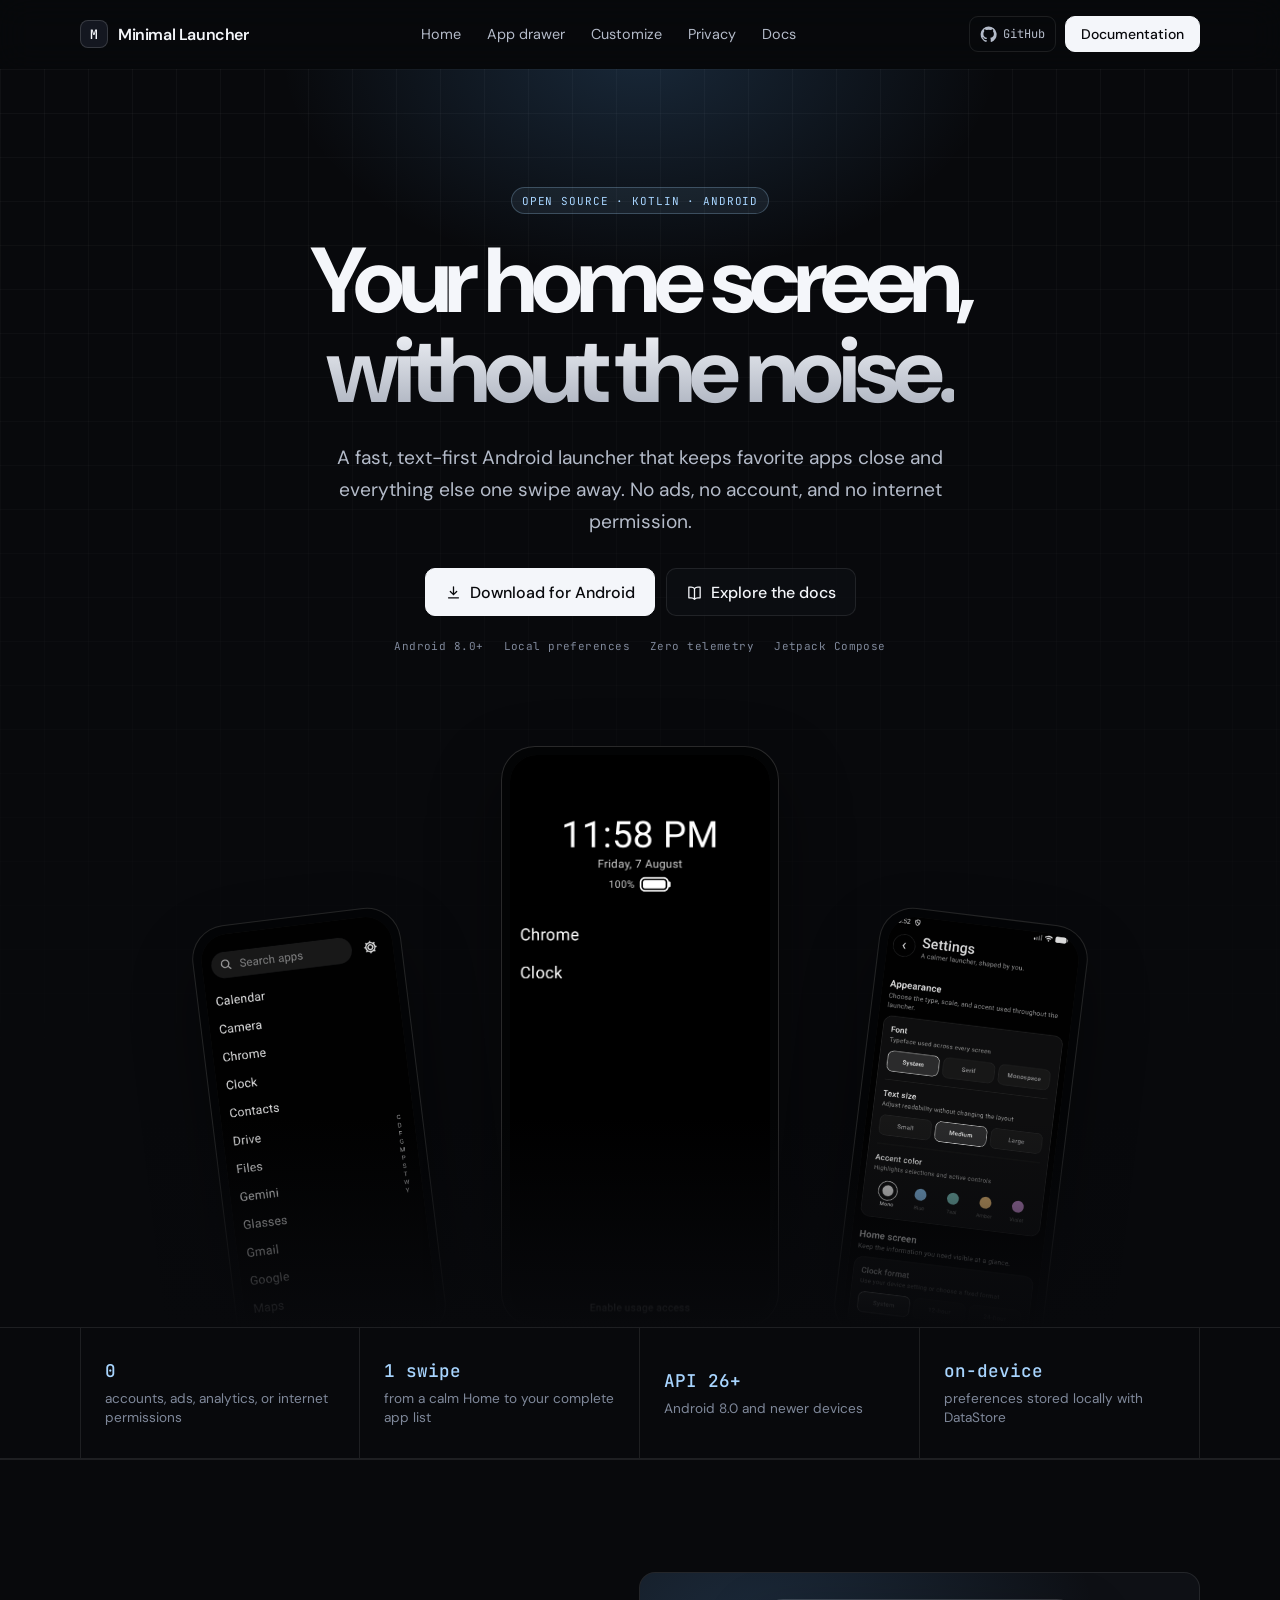
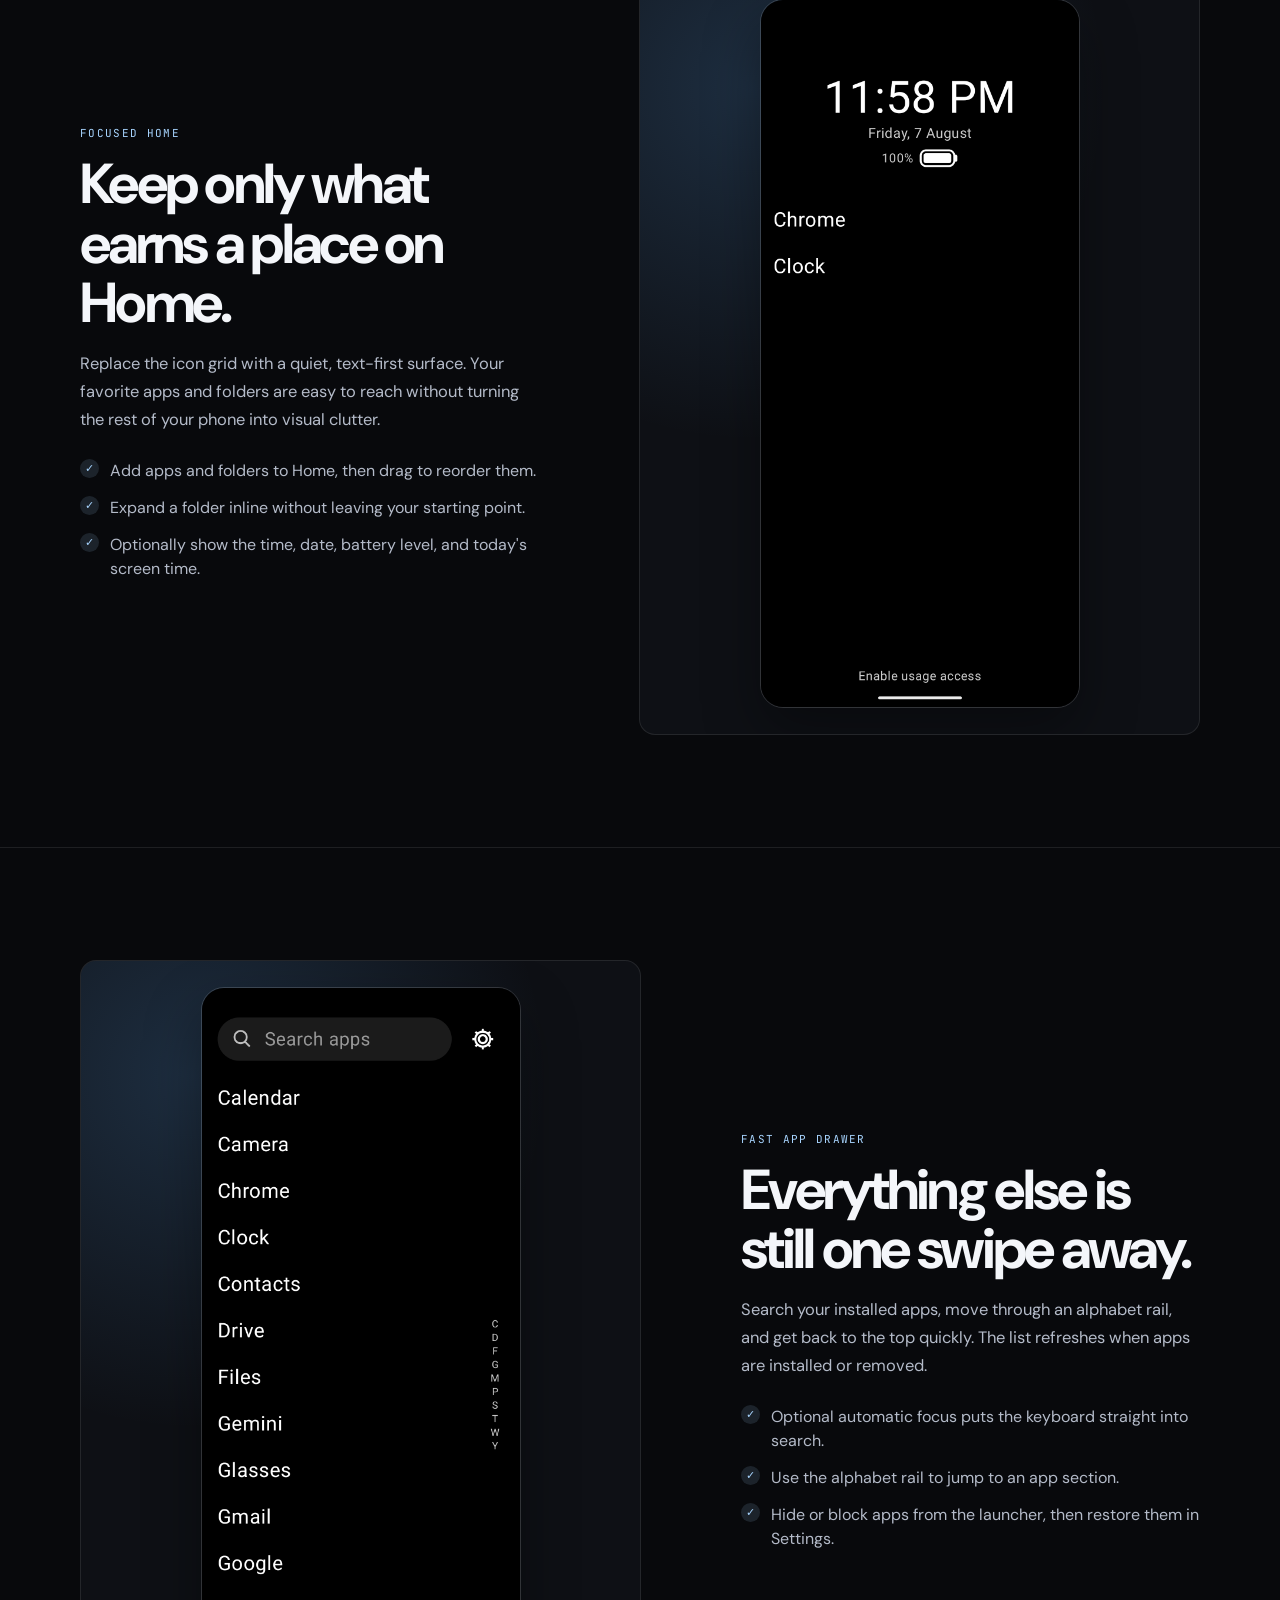
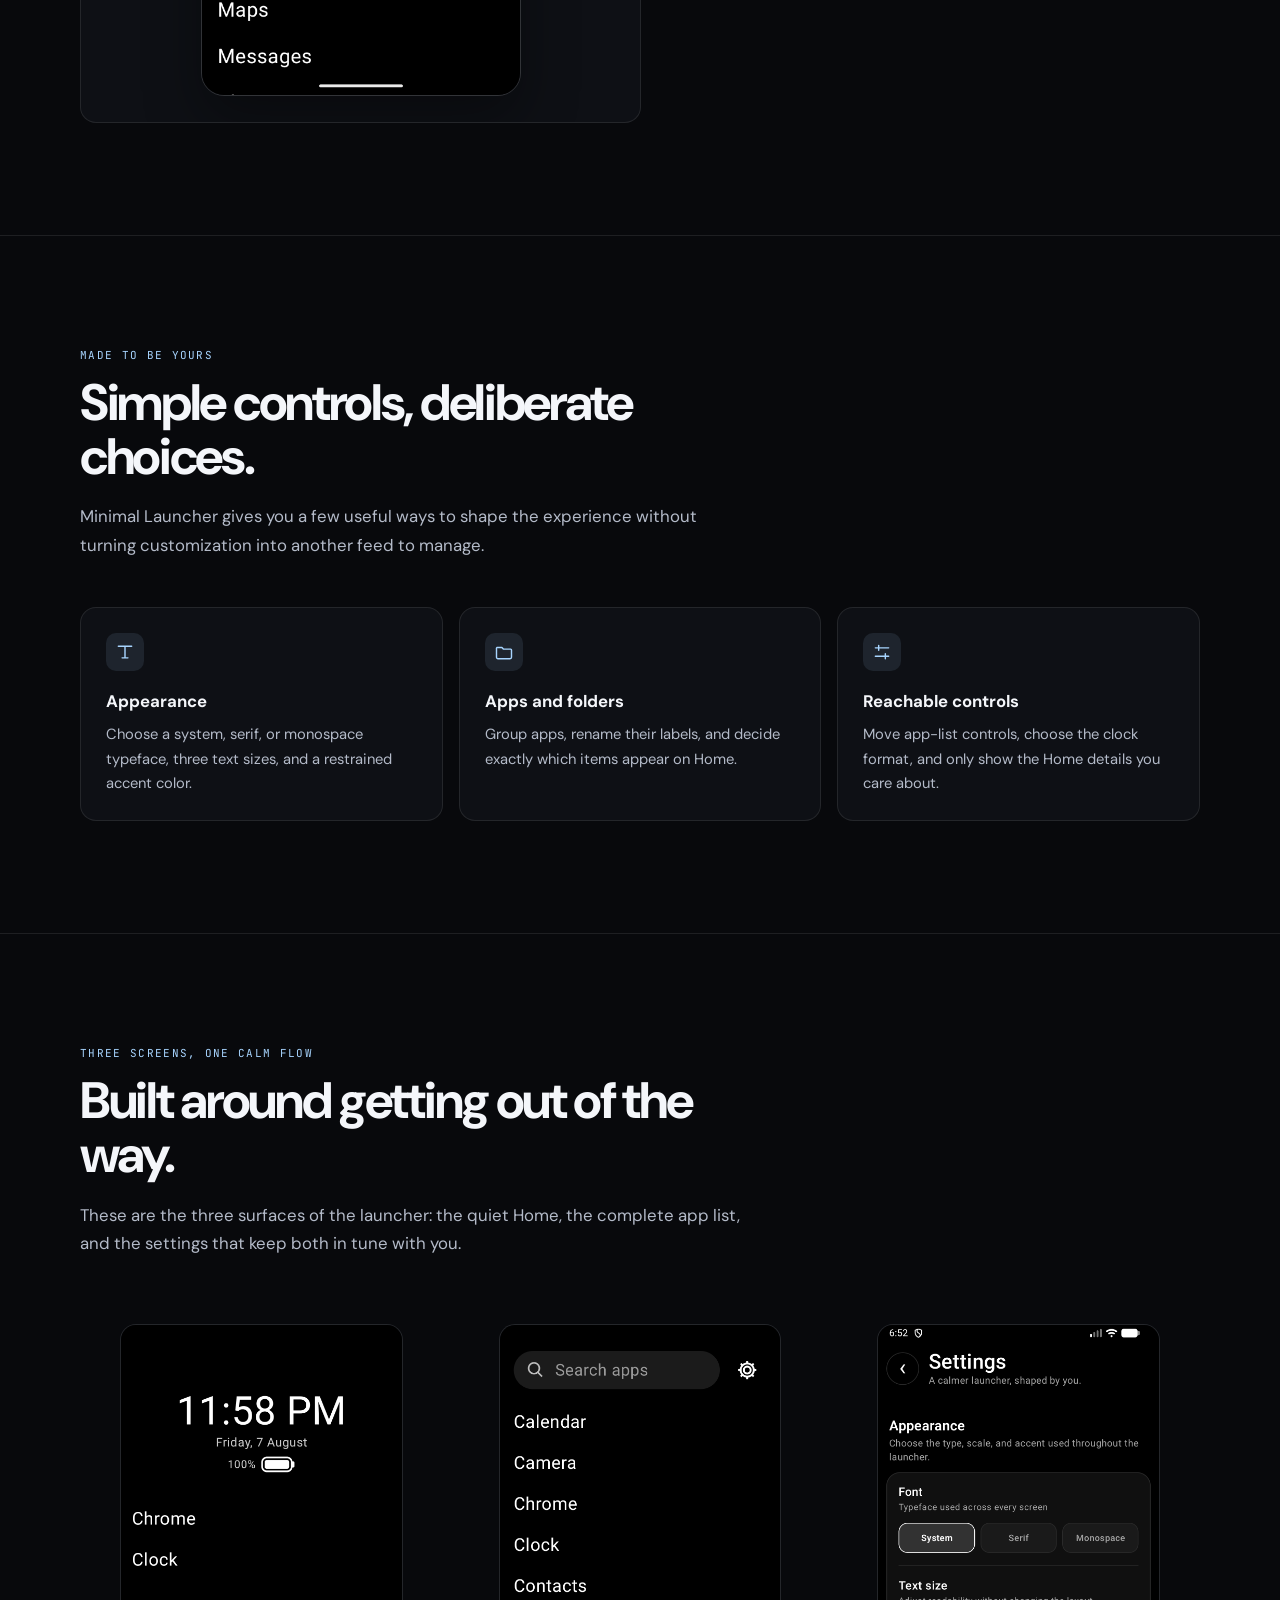
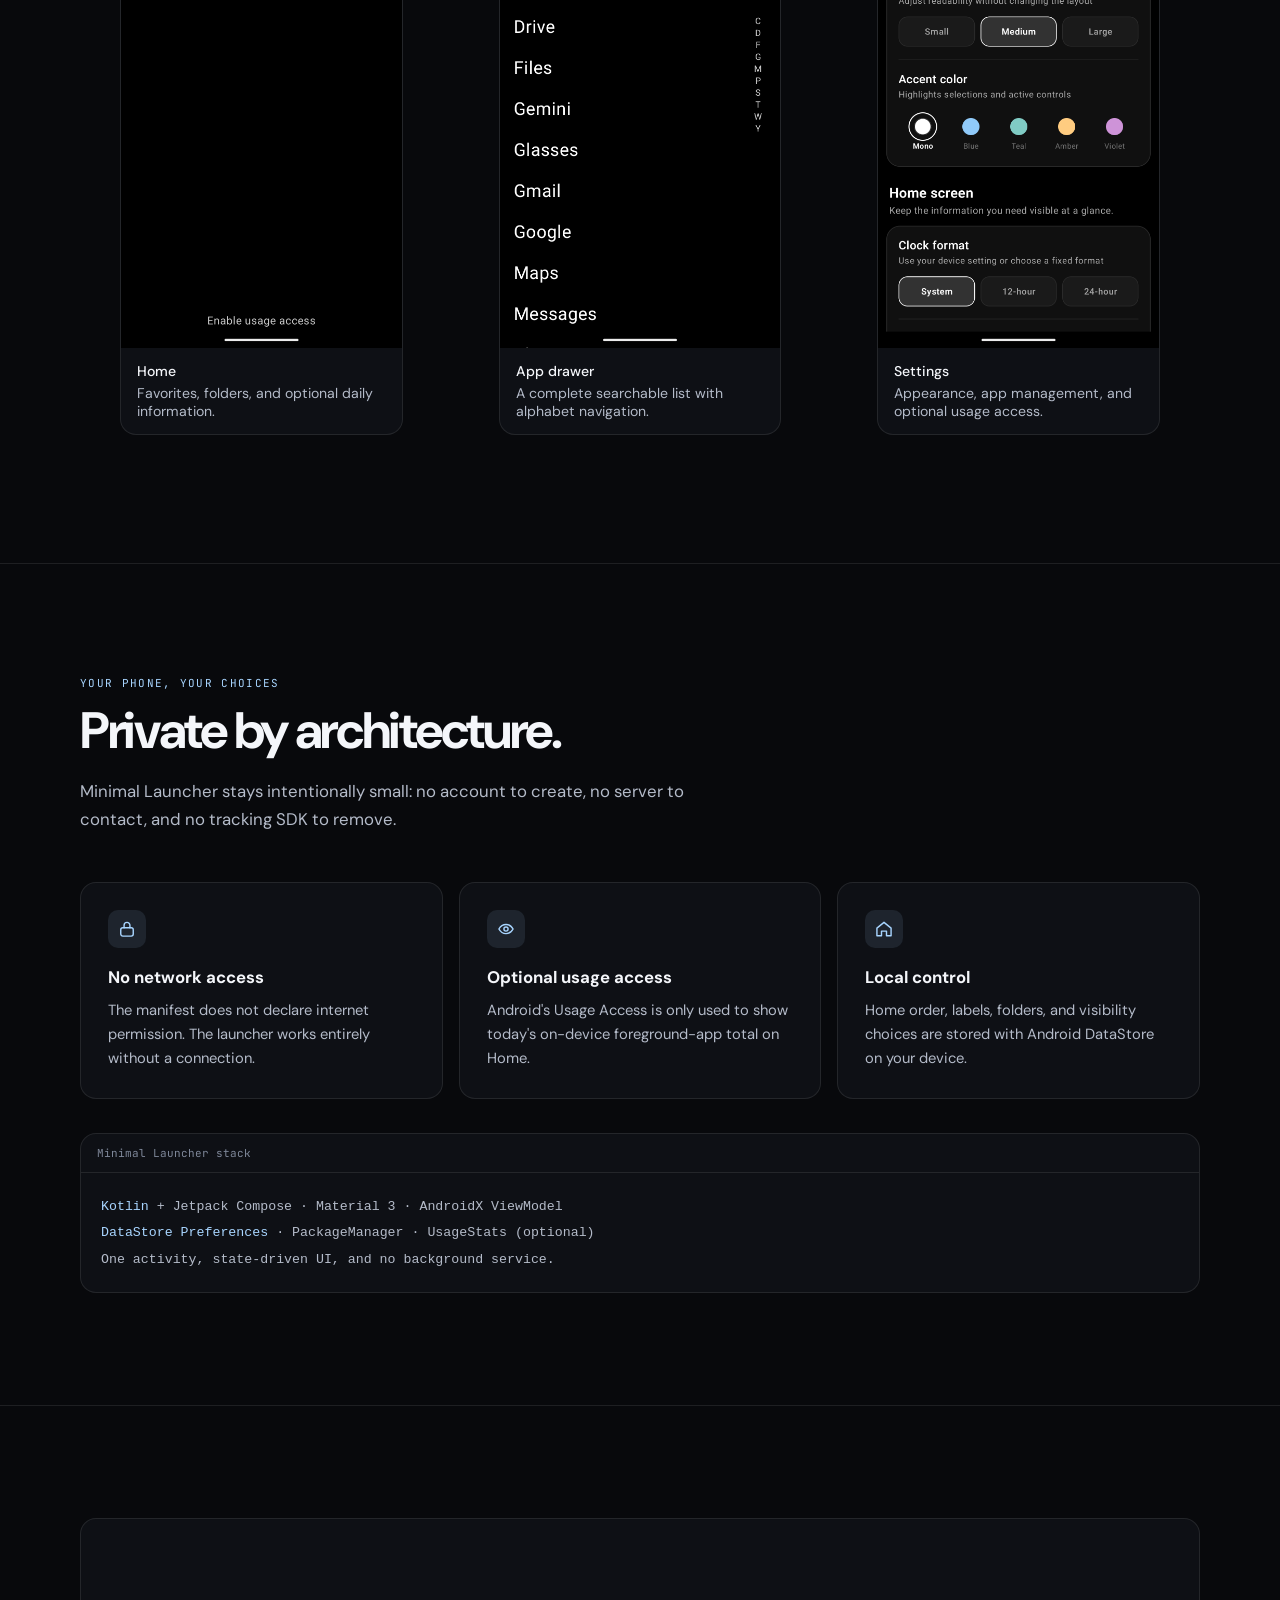
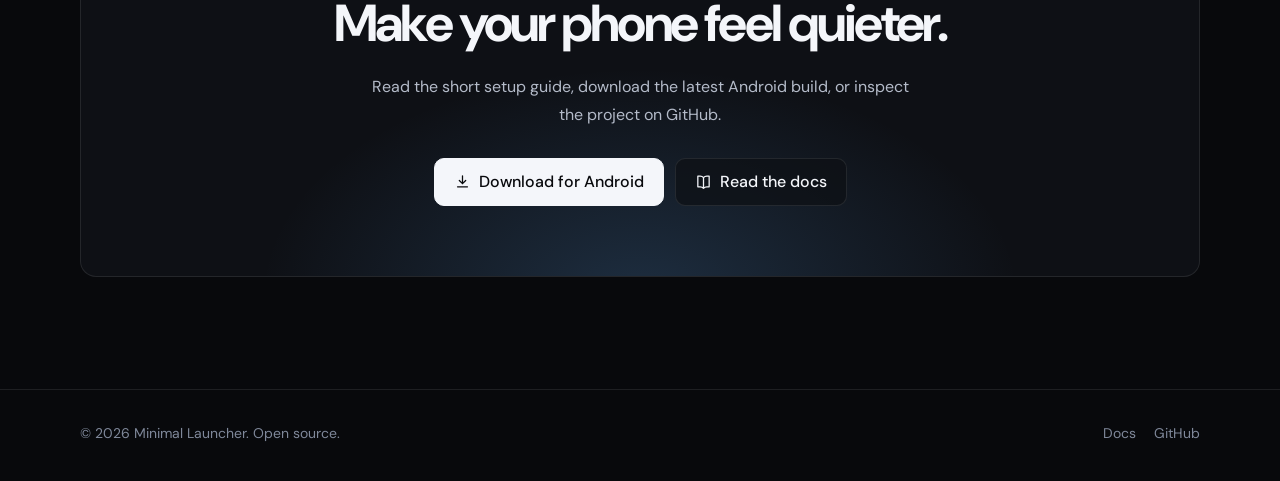
<file: www/index.html>
<!doctype html>
<html lang="en">
  <head>
    <meta charset="utf-8" />
    <meta name="viewport" content="width=device-width, initial-scale=1" />
    <meta name="theme-color" content="#08090c" />
    <title>Minimal Launcher · A quieter Android home screen</title>
    <meta name="description" content="Minimal Launcher is an open-source, text-first Android launcher. Keep favorite apps close, find everything else fast, and keep preferences on your device." />
    <link rel="canonical" href="https://rafaelgoulartb.github.io/minimal-launcher/" />
    <meta property="og:type" content="website" />
    <meta property="og:title" content="Minimal Launcher · Your home screen, without the noise" />
    <meta property="og:description" content="A local-first, text-first Android launcher built with Kotlin and Jetpack Compose." />
    <meta property="og:image" content="assets/screenshots/polish-home.png" />
    <meta name="twitter:card" content="summary_large_image" />
    <link rel="preconnect" href="https://fonts.googleapis.com" />
    <link rel="preconnect" href="https://fonts.gstatic.com" crossorigin />
    <link href="https://fonts.googleapis.com/css2?family=DM+Sans:opsz,wght@9..40,400;9..40,500;9..40,600&family=JetBrains+Mono:wght@400;500&display=swap" rel="stylesheet" />
    <link rel="stylesheet" href="assets/css/base.css" />
    <link rel="stylesheet" href="assets/css/landing.css" />
  </head>
  <body>
    <a class="skip-link" href="#main">Skip to content</a>
    <svg width="0" height="0" style="position:absolute" aria-hidden="true" focusable="false">
      <symbol id="i-download" viewBox="0 0 24 24"><path d="M12 4v11M7.5 10.5 12 15l4.5-4.5M5 19.5h14" /></symbol>
      <symbol id="i-book" viewBox="0 0 24 24"><path d="M4 4.5h3.2c2.2 0 3.7.7 4.8 2.1 1.1-1.4 2.6-2.1 4.8-2.1H20v15h-3.2c-2.2 0-3.7.7-4.8 2.1-1.1-1.4-2.6-2.1-4.8-2.1H4zM12 6.6v15" /></symbol>
      <symbol id="i-github" viewBox="0 0 24 24"><path d="M12 .8a11.2 11.2 0 0 0-3.5 21.8c.6.1.8-.3.8-.6v-2.1c-3.3.7-4-1.4-4-1.4-.5-1.4-1.3-1.8-1.3-1.8-1.1-.7.1-.7.1-.7 1.2.1 1.8 1.2 1.8 1.2 1.1 1.8 2.8 1.3 3.5 1 .1-.8.4-1.3.7-1.6-2.6-.3-5.3-1.3-5.3-5.7 0-1.3.4-2.3 1.2-3.2-.1-.3-.5-1.5.1-3.2 0 0 1-.3 3.2 1.2a11 11 0 0 1 5.8 0c2.2-1.5 3.2-1.2 3.2-1.2.6 1.7.2 2.9.1 3.2.7.9 1.2 1.9 1.2 3.2 0 4.4-2.7 5.4-5.3 5.7.4.4.8 1.1.8 2.2V22c0 .3.2.7.8.6A11.2 11.2 0 0 0 12 .8Z" fill="currentColor" stroke="none" /></symbol>
      <symbol id="i-home" viewBox="0 0 24 24"><path d="m3.5 11 8.5-7 8.5 7v9H15v-5.5H9V20H3.5z" /></symbol>
      <symbol id="i-sliders" viewBox="0 0 24 24"><path d="M4 7h16M4 17h16M8 4v6M16 14v6" /></symbol>
      <symbol id="i-lock" viewBox="0 0 24 24"><rect x="4.5" y="10.5" width="15" height="10" rx="2.5" /><path d="M8.5 10.5V7.5a3.5 3.5 0 0 1 7 0v3" /></symbol>
      <symbol id="i-folder" viewBox="0 0 24 24"><path d="M3.5 6.5h6l1.7 2H20a1 1 0 0 1 1 1v8.8a1.7 1.7 0 0 1-1.7 1.7H4.7A1.7 1.7 0 0 1 3 18.3V8.2a1.7 1.7 0 0 1 .5-1.7Z" /></symbol>
      <symbol id="i-type" viewBox="0 0 24 24"><path d="M4 5h16M12 5v14M8.5 19h7" /></symbol>
      <symbol id="i-eye" viewBox="0 0 24 24"><path d="M3.5 12s3-5.5 8.5-5.5S20.5 12 20.5 12s-3 5.5-8.5 5.5S3.5 12 3.5 12Z" /><circle cx="12" cy="12" r="2.5" /></symbol>
      <symbol id="i-menu" viewBox="0 0 24 24"><path d="M4 7h16M4 12h16M4 17h16" /></symbol>
    </svg>
    <header class="site-header" data-header>
      <div class="container site-header__inner"><a class="brand" href="index.html" aria-label="Minimal Launcher home"><span class="brand-mark">M</span><span>Minimal Launcher</span></a><nav class="site-nav" aria-label="Main"><a href="#home">Home</a><a href="#drawer">App drawer</a><a href="#customize">Customize</a><a href="#privacy">Privacy</a><a href="docs/index.html">Docs</a></nav><div class="header-actions"><a class="gh-link" href="https://github.com/RafaelGoulartB/minimal-launcher" target="_blank" rel="noopener"><svg aria-hidden="true"><use href="#i-github" /></svg><span>GitHub</span></a><a class="btn btn--primary btn--sm" href="docs/index.html">Documentation</a><button class="icon-btn nav-toggle" type="button" data-nav-toggle aria-expanded="false" aria-controls="mobile-nav" aria-label="Open menu"><svg aria-hidden="true"><use href="#i-menu" /></svg></button></div></div>
      <div class="mobile-nav" id="mobile-nav"><div class="container"><ul><li><a href="#home">Home</a></li><li><a href="#drawer">App drawer</a></li><li><a href="#customize">Customize</a></li><li><a href="#privacy">Privacy</a></li><li><a href="docs/index.html">Documentation</a></li></ul></div></div>
    </header>
    <main id="main">
      <section class="hero"><div class="backdrop"><div class="backdrop__grid"></div><div class="backdrop__glow"></div></div><div class="container hero__inner"><span class="badge badge--accent">Open source · Kotlin · Android</span><h1>Your home screen,<br /><span class="grad">without the noise.</span></h1><p class="hero__lead">A fast, text-first Android launcher that keeps favorite apps close and everything else one swipe away. No ads, no account, and no internet permission.</p><div class="hero__cta"><a class="btn btn--primary btn--lg" href="https://github.com/RafaelGoulartB/minimal-launcher/releases/latest" target="_blank" rel="noopener"><svg aria-hidden="true"><use href="#i-download" /></svg>Download for Android</a><a class="btn btn--outline btn--lg" href="docs/index.html"><svg aria-hidden="true"><use href="#i-book" /></svg>Explore the docs</a></div><p class="hero__meta"><span>Android 8.0+</span><span>Local preferences</span><span>Zero telemetry</span><span>Jetpack Compose</span></p></div><div class="container-wide"><div class="showcase" aria-label="Minimal Launcher screenshots"><div class="showcase__item showcase__item--left"><div class="phone phone--sm"><div class="phone__screen"><img src="assets/screenshots/polish-apps.png" alt="Minimal Launcher searchable app drawer" loading="lazy" /></div></div></div><div class="showcase__item showcase__item--center"><div class="phone"><div class="phone__screen"><img src="assets/screenshots/polish-home.png" alt="Minimal Launcher home screen" fetchpriority="high" /></div></div></div><div class="showcase__item showcase__item--right"><div class="phone phone--sm"><div class="phone__screen"><img src="assets/screenshots/settings.png" alt="Minimal Launcher settings screen" loading="lazy" /></div></div></div><div class="showcase__fade"></div></div></div></section>
      <section class="strip"><div class="container"><div class="strip__grid"><div class="strip__cell"><strong>0</strong><span>accounts, ads, analytics, or internet permissions</span></div><div class="strip__cell"><strong>1 swipe</strong><span>from a calm Home to your complete app list</span></div><div class="strip__cell"><strong>API 26+</strong><span>Android 8.0 and newer devices</span></div><div class="strip__cell"><strong>on-device</strong><span>preferences stored locally with DataStore</span></div></div></div></section>
      <section class="section section--line" id="home"><div class="container feature-layout"><div class="feature-copy" data-reveal><span class="eyebrow">Focused Home</span><h2>Keep only what earns a place on Home.</h2><p>Replace the icon grid with a quiet, text-first surface. Your favorite apps and folders are easy to reach without turning the rest of your phone into visual clutter.</p><ul class="check-list"><li>Add apps and folders to Home, then drag to reorder them.</li><li>Expand a folder inline without leaving your starting point.</li><li>Optionally show the time, date, battery level, and today's screen time.</li></ul></div><div class="shot-panel card" data-reveal><img src="assets/screenshots/polish-home.png" alt="Minimal Launcher home screen showing time, favorite apps and folder" /></div></div></section>
      <section class="section section--line" id="drawer"><div class="container feature-layout feature-layout--reverse"><div class="shot-panel card" data-reveal><img src="assets/screenshots/polish-apps.png" alt="Searchable Minimal Launcher app drawer with alphabet rail" /></div><div class="feature-copy" data-reveal><span class="eyebrow">Fast app drawer</span><h2>Everything else is still one swipe away.</h2><p>Search your installed apps, move through an alphabet rail, and get back to the top quickly. The list refreshes when apps are installed or removed.</p><ul class="check-list"><li>Optional automatic focus puts the keyboard straight into search.</li><li>Use the alphabet rail to jump to an app section.</li><li>Hide or block apps from the launcher, then restore them in Settings.</li></ul></div></div></section>
      <section class="section section--line" id="customize"><div class="container"><div class="section-heading" data-reveal><span class="eyebrow">Made to be yours</span><h2>Simple controls, deliberate choices.</h2><p>Minimal Launcher gives you a few useful ways to shape the experience without turning customization into another feed to manage.</p></div><div class="feature-grid"><article class="feature-card card card--hover" data-reveal><span class="feature-icon"><svg><use href="#i-type" /></svg></span><h3>Appearance</h3><p>Choose a system, serif, or monospace typeface, three text sizes, and a restrained accent color.</p></article><article class="feature-card card card--hover" data-reveal><span class="feature-icon"><svg><use href="#i-folder" /></svg></span><h3>Apps and folders</h3><p>Group apps, rename their labels, and decide exactly which items appear on Home.</p></article><article class="feature-card card card--hover" data-reveal><span class="feature-icon"><svg><use href="#i-sliders" /></svg></span><h3>Reachable controls</h3><p>Move app-list controls, choose the clock format, and only show the Home details you care about.</p></article></div></div></section>
      <section class="section section--line"><div class="container"><div class="section-heading" data-reveal><span class="eyebrow">Three screens, one calm flow</span><h2>Built around getting out of the way.</h2><p>These are the three surfaces of the launcher: the quiet Home, the complete app list, and the settings that keep both in tune with you.</p></div><div class="gallery"><figure class="gallery__item card card--hover" data-reveal><img src="assets/screenshots/polish-home.png" alt="Home screen" /><figcaption class="gallery__caption"><strong>Home</strong>Favorites, folders, and optional daily information.</figcaption></figure><figure class="gallery__item card card--hover" data-reveal><img src="assets/screenshots/polish-apps.png" alt="App drawer" /><figcaption class="gallery__caption"><strong>App drawer</strong>A complete searchable list with alphabet navigation.</figcaption></figure><figure class="gallery__item card card--hover" data-reveal><img src="assets/screenshots/settings.png" alt="Settings screen" /><figcaption class="gallery__caption"><strong>Settings</strong>Appearance, app management, and optional usage access.</figcaption></figure></div></div></section>
      <section class="section section--line" id="privacy"><div class="container"><div class="section-heading" data-reveal><span class="eyebrow">Your phone, your choices</span><h2>Private by architecture.</h2><p>Minimal Launcher stays intentionally small: no account to create, no server to contact, and no tracking SDK to remove.</p></div><div class="trio"><article class="trio__card card" data-reveal><span class="feature-icon"><svg><use href="#i-lock" /></svg></span><h3>No network access</h3><p>The manifest does not declare internet permission. The launcher works entirely without a connection.</p></article><article class="trio__card card" data-reveal><span class="feature-icon"><svg><use href="#i-eye" /></svg></span><h3>Optional usage access</h3><p>Android's Usage Access is only used to show today's on-device foreground-app total on Home.</p></article><article class="trio__card card" data-reveal><span class="feature-icon"><svg><use href="#i-home" /></svg></span><h3>Local control</h3><p>Home order, labels, folders, and visibility choices are stored with Android DataStore on your device.</p></article></div><div class="code-card card" data-reveal><div class="code-card__bar">Minimal Launcher stack</div><pre><code><b>Kotlin</b> + Jetpack Compose · Material 3 · AndroidX ViewModel<br /><b>DataStore Preferences</b> · PackageManager · UsageStats (optional)<br />One activity, state-driven UI, and no background service.</code></pre></div></div></section>
      <section class="section section--line"><div class="container"><div class="cta card" data-reveal><h2>Make your phone feel quieter.</h2><p>Read the short setup guide, download the latest Android build, or inspect the project on GitHub.</p><div class="hero__cta"><a class="btn btn--primary btn--lg" href="https://github.com/RafaelGoulartB/minimal-launcher/releases/latest" target="_blank" rel="noopener"><svg aria-hidden="true"><use href="#i-download" /></svg>Download for Android</a><a class="btn btn--outline btn--lg" href="docs/index.html"><svg aria-hidden="true"><use href="#i-book" /></svg>Read the docs</a></div></div></div></section>
    </main>
    <footer class="site-footer"><div class="container footer-inner"><span>© <span data-year></span> Minimal Launcher. Open source.</span><nav class="footer-nav"><a href="docs/index.html">Docs</a><a href="https://github.com/RafaelGoulartB/minimal-launcher" target="_blank" rel="noopener">GitHub</a></nav></div></footer>
    <script src="assets/js/site.js" defer></script>
  </body>
</html>
</file>
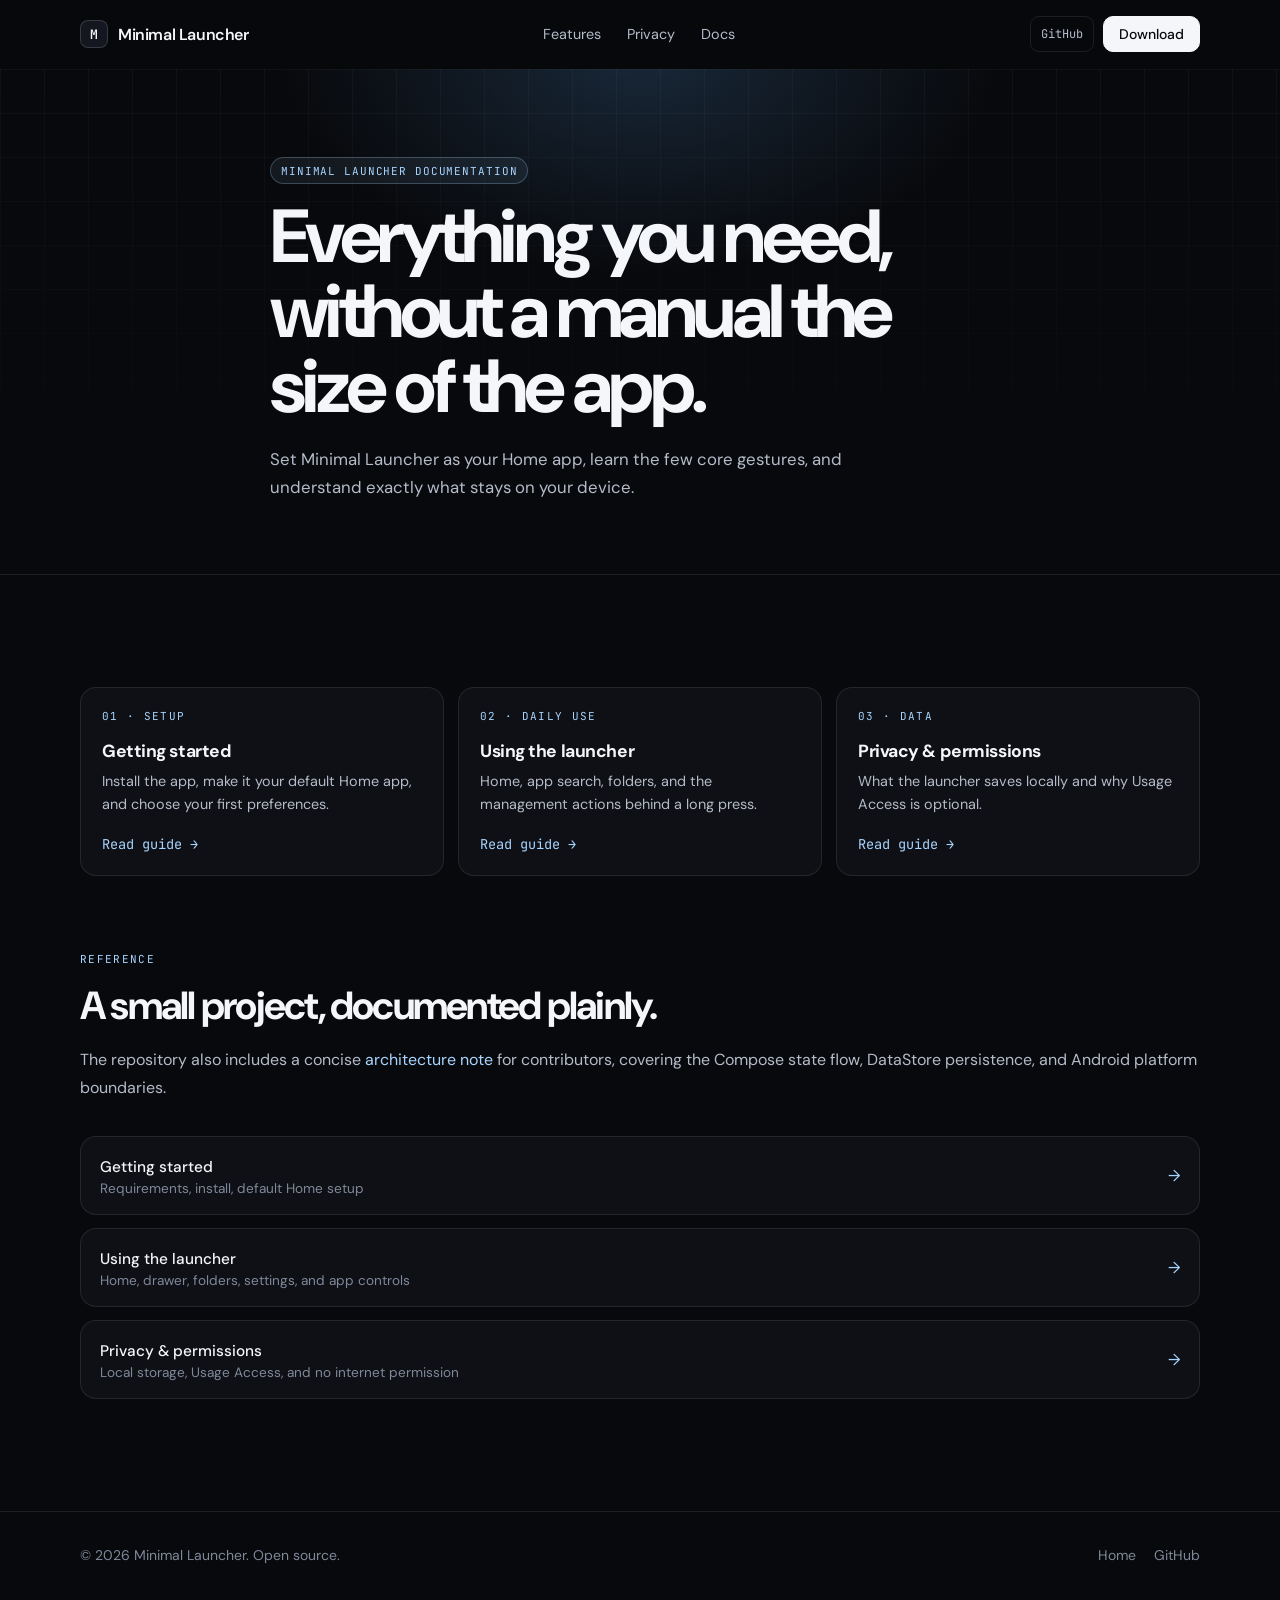
<file: www/docs/index.html>
<!doctype html>
<html lang="en"><head><meta charset="utf-8" /><meta name="viewport" content="width=device-width, initial-scale=1" /><meta name="theme-color" content="#08090c" /><title>Documentation · Minimal Launcher</title><meta name="description" content="Short guides for setting up and using Minimal Launcher." /><link rel="preconnect" href="https://fonts.googleapis.com" /><link rel="preconnect" href="https://fonts.gstatic.com" crossorigin /><link href="https://fonts.googleapis.com/css2?family=DM+Sans:opsz,wght@9..40,400;9..40,500;9..40,600&family=JetBrains+Mono:wght@400;500&display=swap" rel="stylesheet" /><link rel="stylesheet" href="../assets/css/base.css" /><link rel="stylesheet" href="../assets/css/docs.css" /></head>
<body><a class="skip-link" href="#main">Skip to content</a><header class="site-header" data-header><div class="container site-header__inner"><a class="brand" href="../index.html"><span class="brand-mark">M</span><span>Minimal Launcher</span></a><nav class="site-nav" aria-label="Main"><a href="../index.html#home">Features</a><a href="../index.html#privacy">Privacy</a><a href="index.html" aria-current="page">Docs</a></nav><div class="header-actions"><a class="gh-link" href="https://github.com/RafaelGoulartB/minimal-launcher" target="_blank" rel="noopener">GitHub</a><a class="btn btn--primary btn--sm" href="https://github.com/RafaelGoulartB/minimal-launcher/releases/latest" target="_blank" rel="noopener">Download</a></div></div></header>
<main id="main"><section class="docs-hero"><div class="backdrop"><div class="backdrop__grid"></div><div class="backdrop__glow"></div></div><div class="container docs-hero__inner"><span class="badge badge--accent">Minimal Launcher documentation</span><h1>Everything you need, without a manual the size of the app.</h1><p>Set Minimal Launcher as your Home app, learn the few core gestures, and understand exactly what stays on your device.</p></div></section><section class="container section"><div class="doc-cards"><a class="doc-card card card--hover" href="getting-started.html"><span class="eyebrow">01 · Setup</span><h2>Getting started</h2><p>Install the app, make it your default Home app, and choose your first preferences.</p><span class="doc-card__arrow">Read guide →</span></a><a class="doc-card card card--hover" href="using-the-launcher.html"><span class="eyebrow">02 · Daily use</span><h2>Using the launcher</h2><p>Home, app search, folders, and the management actions behind a long press.</p><span class="doc-card__arrow">Read guide →</span></a><a class="doc-card card card--hover" href="privacy.html"><span class="eyebrow">03 · Data</span><h2>Privacy &amp; permissions</h2><p>What the launcher saves locally and why Usage Access is optional.</p><span class="doc-card__arrow">Read guide →</span></a></div><div class="docs-main" style="margin-top:76px"><span class="eyebrow">Reference</span><h2 style="margin-top:14px">A small project, documented plainly.</h2><p>The repository also includes a concise <a href="https://github.com/RafaelGoulartB/minimal-launcher/blob/main/docs/architecture.md" target="_blank" rel="noopener" style="color:var(--accent)">architecture note</a> for contributors, covering the Compose state flow, DataStore persistence, and Android platform boundaries.</p><div class="doc-list"><a class="card card--hover" href="getting-started.html"><span><strong>Getting started</strong><span>Requirements, install, default Home setup</span></span><i>→</i></a><a class="card card--hover" href="using-the-launcher.html"><span><strong>Using the launcher</strong><span>Home, drawer, folders, settings, and app controls</span></span><i>→</i></a><a class="card card--hover" href="privacy.html"><span><strong>Privacy &amp; permissions</strong><span>Local storage, Usage Access, and no internet permission</span></span><i>→</i></a></div></div></section></main><footer class="site-footer"><div class="container footer-inner"><span>© <span data-year></span> Minimal Launcher. Open source.</span><nav class="footer-nav"><a href="../index.html">Home</a><a href="https://github.com/RafaelGoulartB/minimal-launcher" target="_blank" rel="noopener">GitHub</a></nav></div></footer><script src="../assets/js/site.js" defer></script></body></html>
</file>
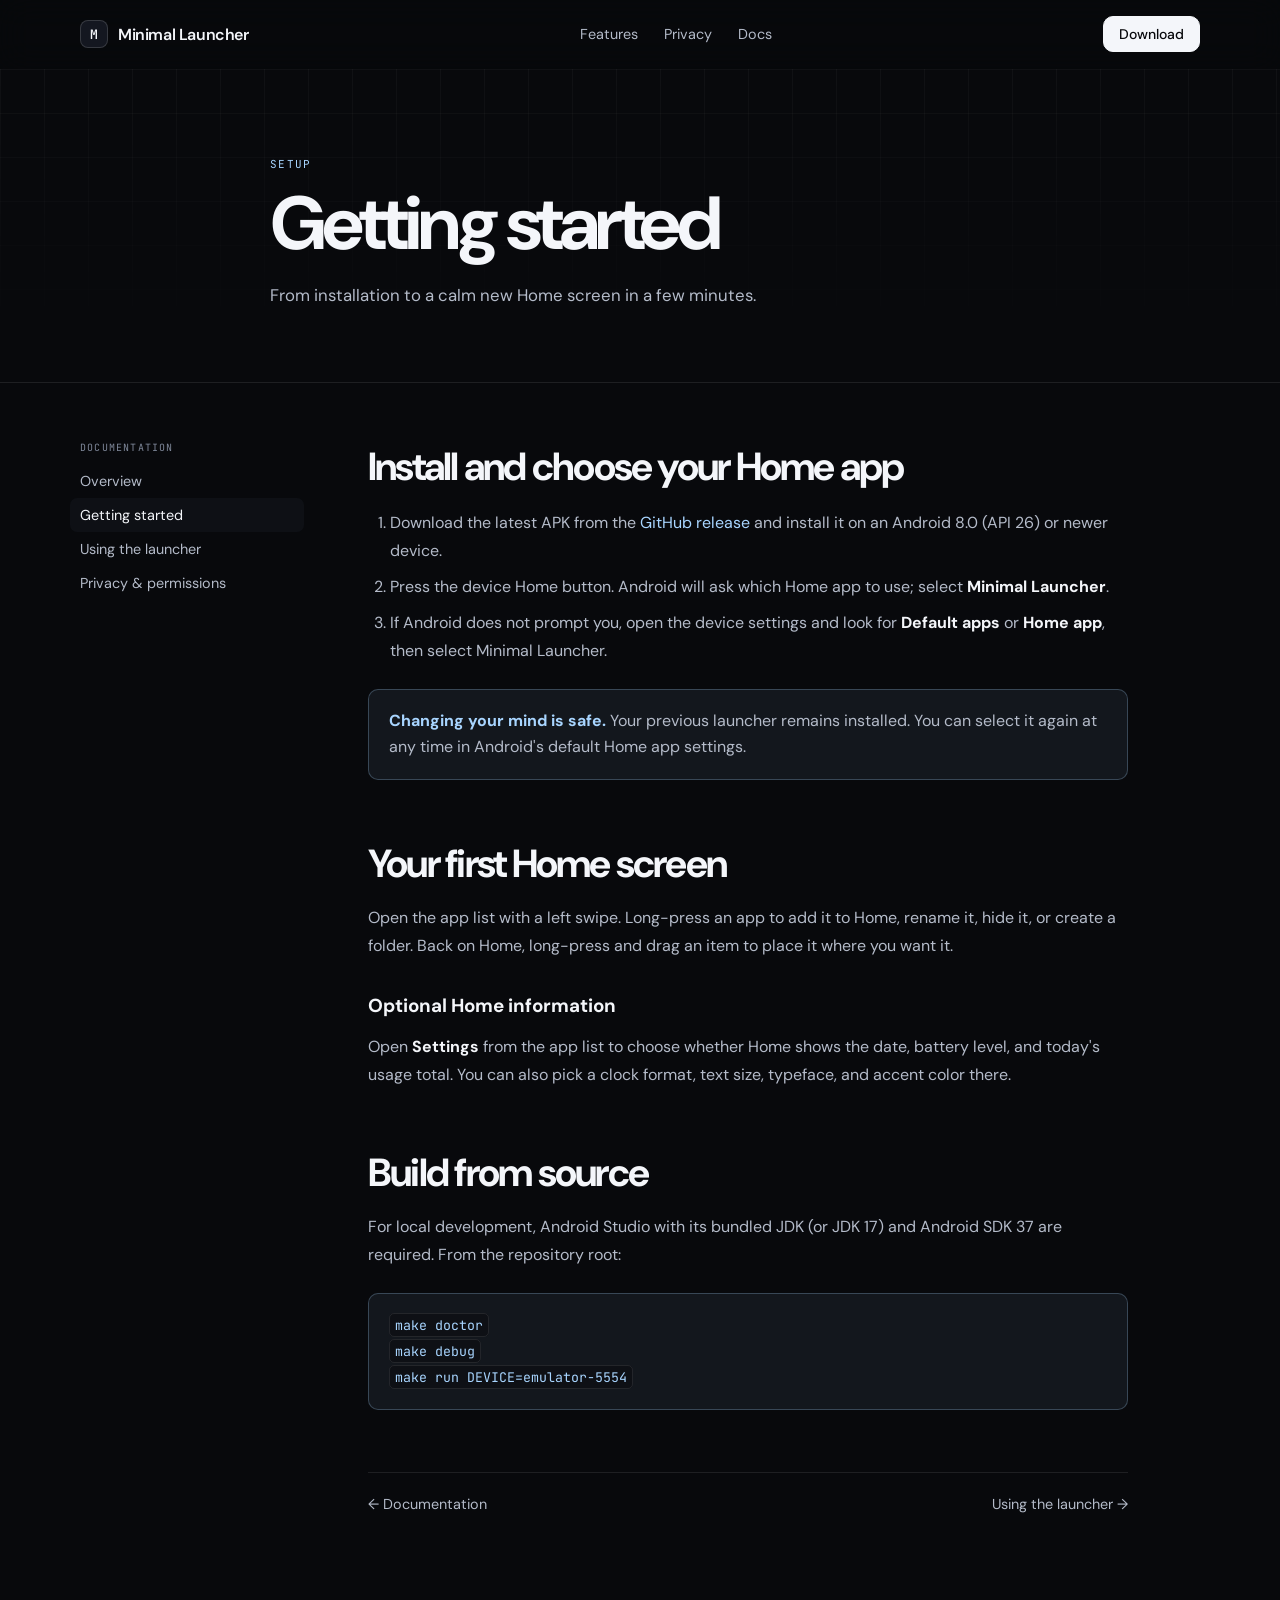
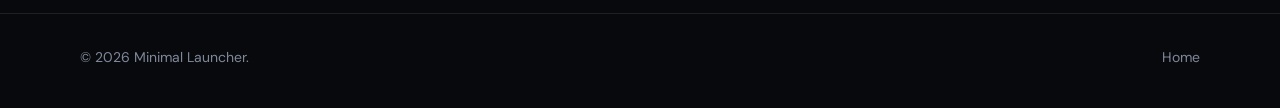
<file: www/docs/getting-started.html>
<!doctype html>
<html lang="en"><head><meta charset="utf-8" /><meta name="viewport" content="width=device-width, initial-scale=1" /><meta name="theme-color" content="#08090c" /><title>Getting started · Minimal Launcher</title><meta name="description" content="Install and set up Minimal Launcher." /><link rel="preconnect" href="https://fonts.googleapis.com" /><link rel="preconnect" href="https://fonts.gstatic.com" crossorigin /><link href="https://fonts.googleapis.com/css2?family=DM+Sans:opsz,wght@9..40,400;9..40,500;9..40,600&family=JetBrains+Mono:wght@400;500&display=swap" rel="stylesheet" /><link rel="stylesheet" href="../assets/css/base.css" /><link rel="stylesheet" href="../assets/css/docs.css" /></head>
<body><a class="skip-link" href="#main">Skip to content</a><header class="site-header" data-header><div class="container site-header__inner"><a class="brand" href="../index.html"><span class="brand-mark">M</span><span>Minimal Launcher</span></a><nav class="site-nav" aria-label="Main"><a href="../index.html#home">Features</a><a href="../index.html#privacy">Privacy</a><a href="index.html">Docs</a></nav><div class="header-actions"><a class="btn btn--primary btn--sm" href="https://github.com/RafaelGoulartB/minimal-launcher/releases/latest" target="_blank" rel="noopener">Download</a></div></div></header>
<main id="main"><section class="docs-hero"><div class="backdrop"><div class="backdrop__grid"></div></div><div class="container docs-hero__inner"><span class="eyebrow">Setup</span><h1>Getting started</h1><p>From installation to a calm new Home screen in a few minutes.</p></div></section><div class="container docs-layout"><aside class="docs-sidebar" aria-label="Documentation"><p class="docs-sidebar__title">Documentation</p><a href="index.html">Overview</a><a href="getting-started.html" aria-current="page">Getting started</a><a href="using-the-launcher.html">Using the launcher</a><a href="privacy.html">Privacy &amp; permissions</a></aside><article class="docs-main"><h2>Install and choose your Home app</h2><ol><li>Download the latest APK from the <a href="https://github.com/RafaelGoulartB/minimal-launcher/releases/latest" target="_blank" rel="noopener" style="color:var(--accent)">GitHub release</a> and install it on an Android 8.0 (API 26) or newer device.</li><li>Press the device Home button. Android will ask which Home app to use; select <strong>Minimal Launcher</strong>.</li><li>If Android does not prompt you, open the device settings and look for <strong>Default apps</strong> or <strong>Home app</strong>, then select Minimal Launcher.</li></ol><div class="callout"><strong>Changing your mind is safe.</strong> Your previous launcher remains installed. You can select it again at any time in Android's default Home app settings.</div><h2>Your first Home screen</h2><p>Open the app list with a left swipe. Long-press an app to add it to Home, rename it, hide it, or create a folder. Back on Home, long-press and drag an item to place it where you want it.</p><h3>Optional Home information</h3><p>Open <strong>Settings</strong> from the app list to choose whether Home shows the date, battery level, and today's usage total. You can also pick a clock format, text size, typeface, and accent color there.</p><h2>Build from source</h2><p>For local development, Android Studio with its bundled JDK (or JDK 17) and Android SDK 37 are required. From the repository root:</p><div class="callout"><code>make doctor</code><br /><code>make debug</code><br /><code>make run DEVICE=emulator-5554</code></div><nav class="article-nav"><a href="index.html">← Documentation</a><a href="using-the-launcher.html">Using the launcher →</a></nav></article></div></main><footer class="site-footer"><div class="container footer-inner"><span>© <span data-year></span> Minimal Launcher.</span><a href="../index.html">Home</a></div></footer><script src="../assets/js/site.js" defer></script></body></html>
</file>
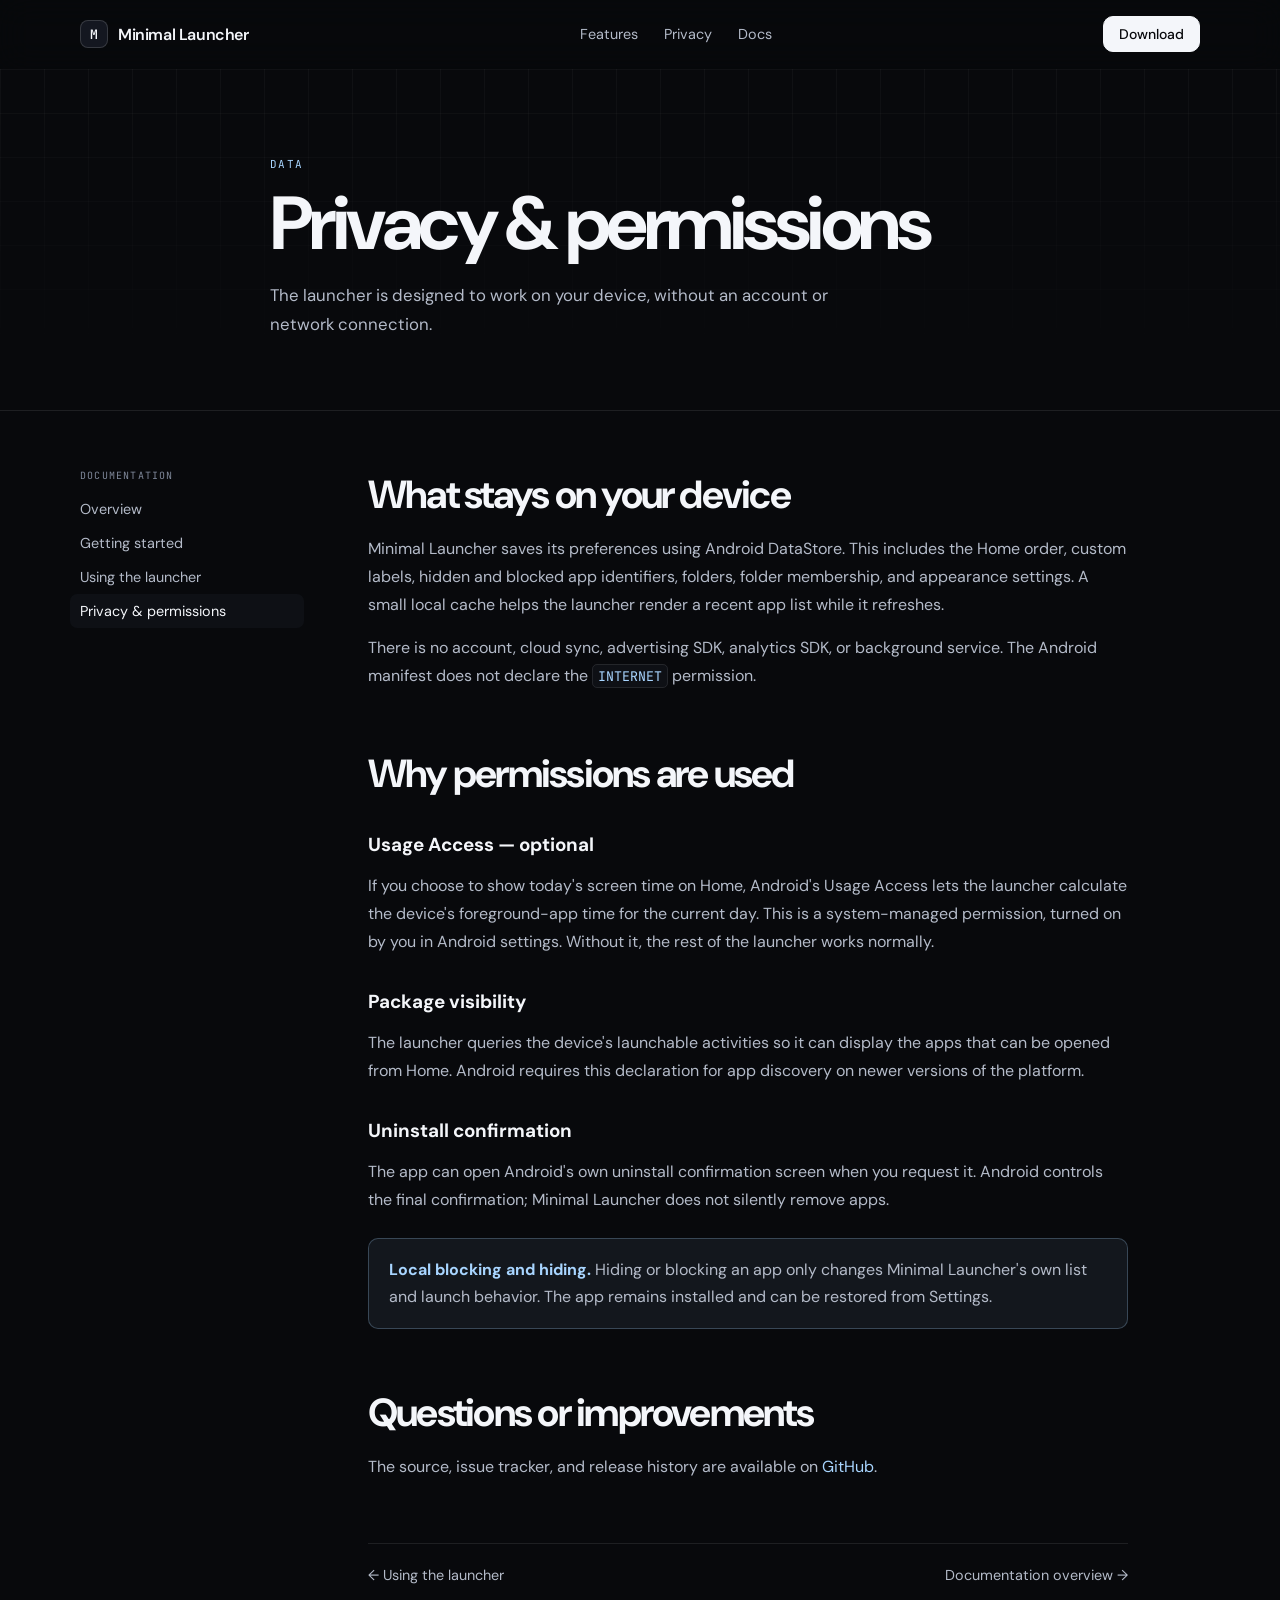
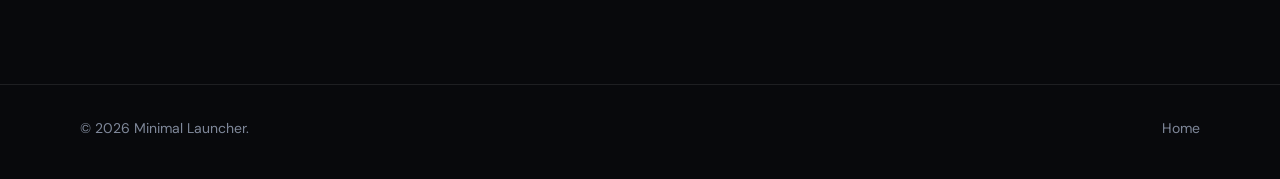
<file: www/docs/privacy.html>
<!doctype html>
<html lang="en"><head><meta charset="utf-8" /><meta name="viewport" content="width=device-width, initial-scale=1" /><meta name="theme-color" content="#08090c" /><title>Privacy &amp; permissions · Minimal Launcher</title><meta name="description" content="How Minimal Launcher handles local data and Android permissions." /><link rel="preconnect" href="https://fonts.googleapis.com" /><link rel="preconnect" href="https://fonts.gstatic.com" crossorigin /><link href="https://fonts.googleapis.com/css2?family=DM+Sans:opsz,wght@9..40,400;9..40,500;9..40,600&family=JetBrains+Mono:wght@400;500&display=swap" rel="stylesheet" /><link rel="stylesheet" href="../assets/css/base.css" /><link rel="stylesheet" href="../assets/css/docs.css" /></head>
<body><a class="skip-link" href="#main">Skip to content</a><header class="site-header" data-header><div class="container site-header__inner"><a class="brand" href="../index.html"><span class="brand-mark">M</span><span>Minimal Launcher</span></a><nav class="site-nav" aria-label="Main"><a href="../index.html#home">Features</a><a href="../index.html#privacy">Privacy</a><a href="index.html">Docs</a></nav><div class="header-actions"><a class="btn btn--primary btn--sm" href="https://github.com/RafaelGoulartB/minimal-launcher/releases/latest" target="_blank" rel="noopener">Download</a></div></div></header>
<main id="main"><section class="docs-hero"><div class="backdrop"><div class="backdrop__grid"></div></div><div class="container docs-hero__inner"><span class="eyebrow">Data</span><h1>Privacy &amp; permissions</h1><p>The launcher is designed to work on your device, without an account or network connection.</p></div></section><div class="container docs-layout"><aside class="docs-sidebar" aria-label="Documentation"><p class="docs-sidebar__title">Documentation</p><a href="index.html">Overview</a><a href="getting-started.html">Getting started</a><a href="using-the-launcher.html">Using the launcher</a><a href="privacy.html" aria-current="page">Privacy &amp; permissions</a></aside><article class="docs-main"><h2>What stays on your device</h2><p>Minimal Launcher saves its preferences using Android DataStore. This includes the Home order, custom labels, hidden and blocked app identifiers, folders, folder membership, and appearance settings. A small local cache helps the launcher render a recent app list while it refreshes.</p><p>There is no account, cloud sync, advertising SDK, analytics SDK, or background service. The Android manifest does not declare the <code>INTERNET</code> permission.</p><h2>Why permissions are used</h2><h3>Usage Access — optional</h3><p>If you choose to show today's screen time on Home, Android's Usage Access lets the launcher calculate the device's foreground-app time for the current day. This is a system-managed permission, turned on by you in Android settings. Without it, the rest of the launcher works normally.</p><h3>Package visibility</h3><p>The launcher queries the device's launchable activities so it can display the apps that can be opened from Home. Android requires this declaration for app discovery on newer versions of the platform.</p><h3>Uninstall confirmation</h3><p>The app can open Android's own uninstall confirmation screen when you request it. Android controls the final confirmation; Minimal Launcher does not silently remove apps.</p><div class="callout"><strong>Local blocking and hiding.</strong> Hiding or blocking an app only changes Minimal Launcher's own list and launch behavior. The app remains installed and can be restored from Settings.</div><h2>Questions or improvements</h2><p>The source, issue tracker, and release history are available on <a href="https://github.com/RafaelGoulartB/minimal-launcher" target="_blank" rel="noopener" style="color:var(--accent)">GitHub</a>.</p><nav class="article-nav"><a href="using-the-launcher.html">← Using the launcher</a><a href="index.html">Documentation overview →</a></nav></article></div></main><footer class="site-footer"><div class="container footer-inner"><span>© <span data-year></span> Minimal Launcher.</span><a href="../index.html">Home</a></div></footer><script src="../assets/js/site.js" defer></script></body></html>
</file>
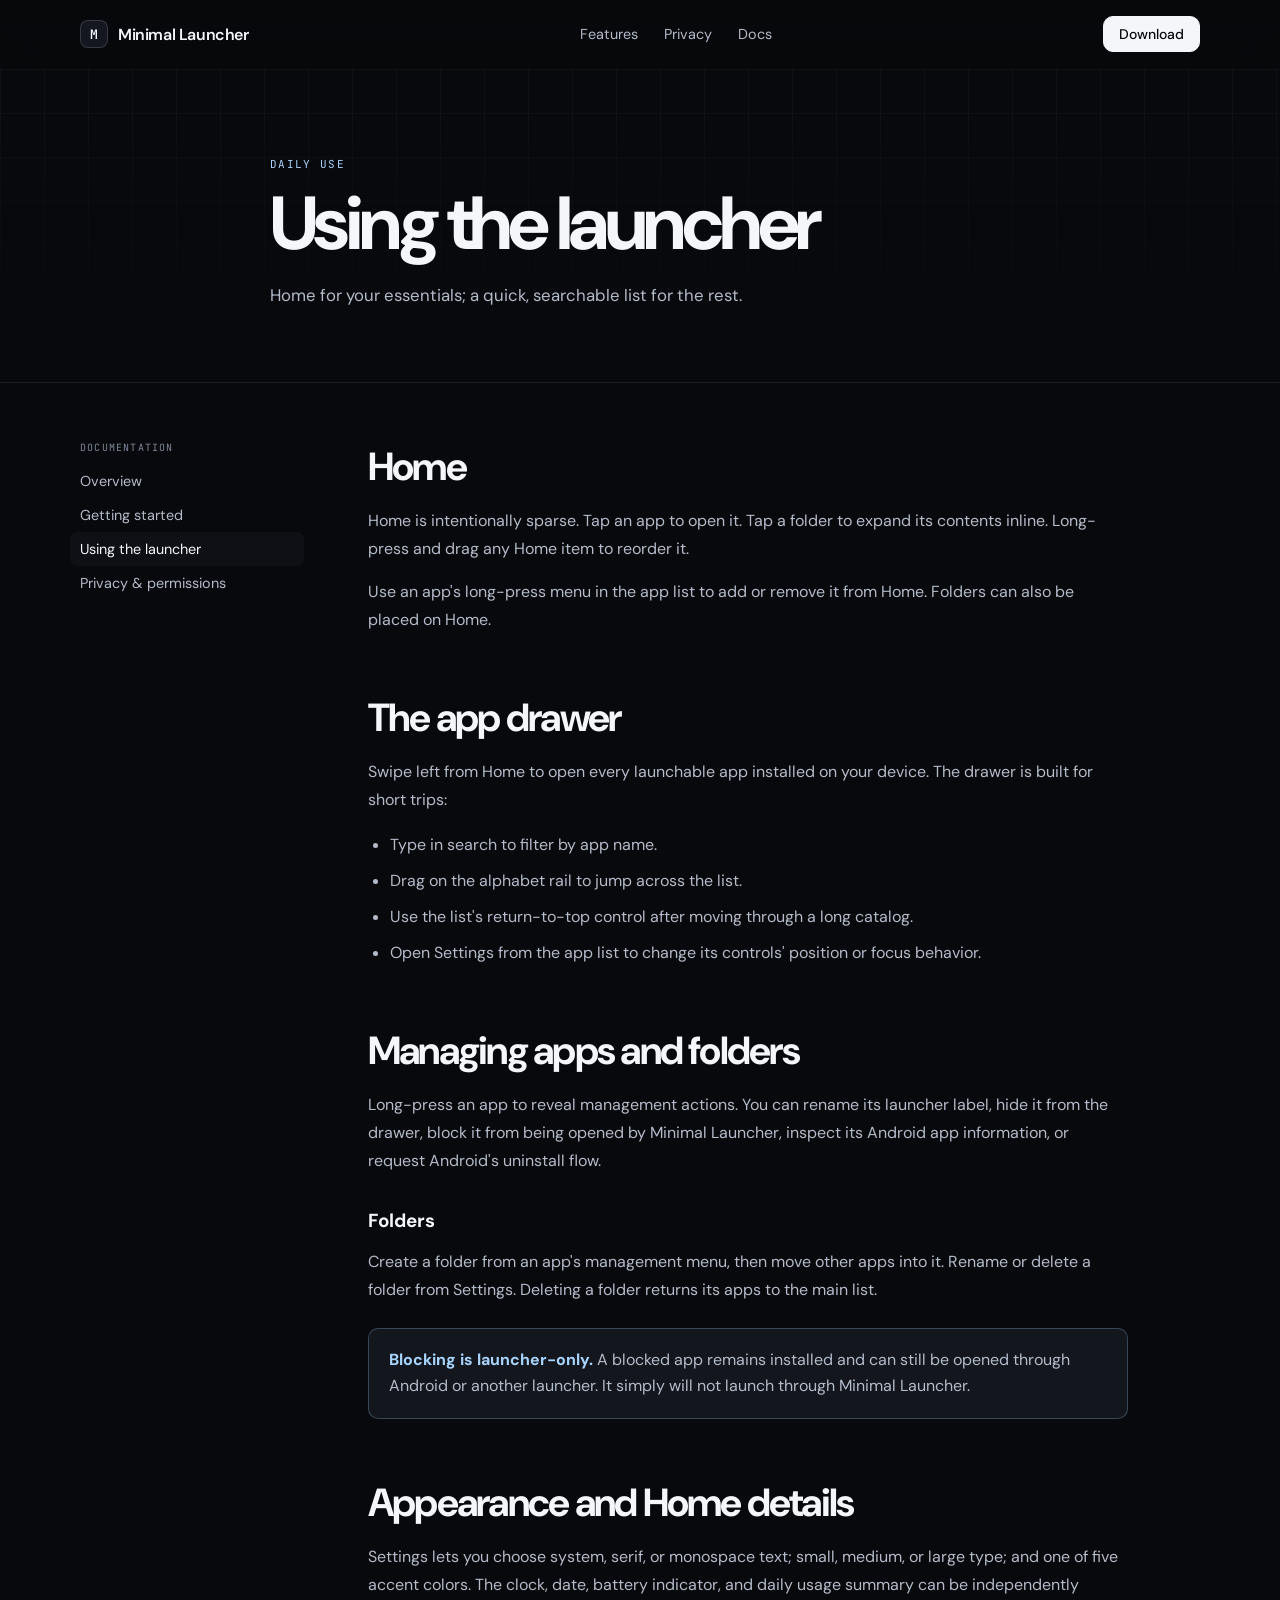
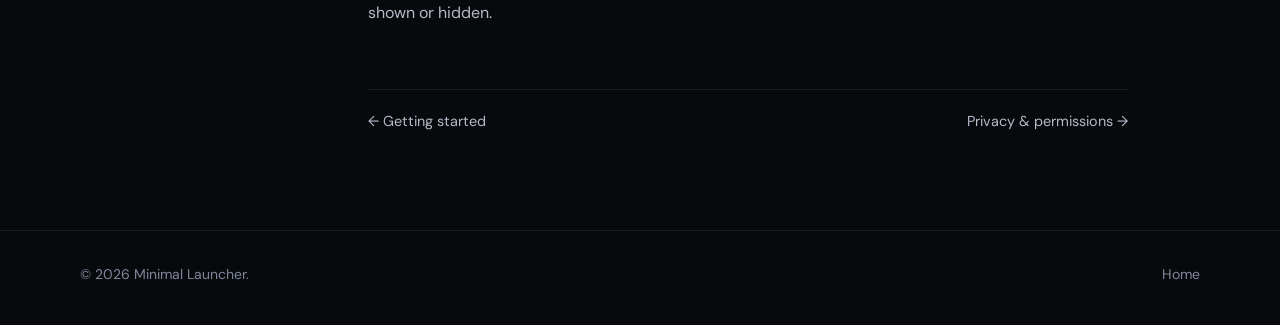
<file: www/docs/using-the-launcher.html>
<!doctype html>
<html lang="en"><head><meta charset="utf-8" /><meta name="viewport" content="width=device-width, initial-scale=1" /><meta name="theme-color" content="#08090c" /><title>Using the launcher · Minimal Launcher</title><meta name="description" content="How to use Home, the app drawer, folders, and settings in Minimal Launcher." /><link rel="preconnect" href="https://fonts.googleapis.com" /><link rel="preconnect" href="https://fonts.gstatic.com" crossorigin /><link href="https://fonts.googleapis.com/css2?family=DM+Sans:opsz,wght@9..40,400;9..40,500;9..40,600&family=JetBrains+Mono:wght@400;500&display=swap" rel="stylesheet" /><link rel="stylesheet" href="../assets/css/base.css" /><link rel="stylesheet" href="../assets/css/docs.css" /></head>
<body><a class="skip-link" href="#main">Skip to content</a><header class="site-header" data-header><div class="container site-header__inner"><a class="brand" href="../index.html"><span class="brand-mark">M</span><span>Minimal Launcher</span></a><nav class="site-nav" aria-label="Main"><a href="../index.html#home">Features</a><a href="../index.html#privacy">Privacy</a><a href="index.html">Docs</a></nav><div class="header-actions"><a class="btn btn--primary btn--sm" href="https://github.com/RafaelGoulartB/minimal-launcher/releases/latest" target="_blank" rel="noopener">Download</a></div></div></header>
<main id="main"><section class="docs-hero"><div class="backdrop"><div class="backdrop__grid"></div></div><div class="container docs-hero__inner"><span class="eyebrow">Daily use</span><h1>Using the launcher</h1><p>Home for your essentials; a quick, searchable list for the rest.</p></div></section><div class="container docs-layout"><aside class="docs-sidebar" aria-label="Documentation"><p class="docs-sidebar__title">Documentation</p><a href="index.html">Overview</a><a href="getting-started.html">Getting started</a><a href="using-the-launcher.html" aria-current="page">Using the launcher</a><a href="privacy.html">Privacy &amp; permissions</a></aside><article class="docs-main"><h2>Home</h2><p>Home is intentionally sparse. Tap an app to open it. Tap a folder to expand its contents inline. Long-press and drag any Home item to reorder it.</p><p>Use an app's long-press menu in the app list to add or remove it from Home. Folders can also be placed on Home.</p><h2>The app drawer</h2><p>Swipe left from Home to open every launchable app installed on your device. The drawer is built for short trips:</p><ul><li>Type in search to filter by app name.</li><li>Drag on the alphabet rail to jump across the list.</li><li>Use the list's return-to-top control after moving through a long catalog.</li><li>Open Settings from the app list to change its controls' position or focus behavior.</li></ul><h2>Managing apps and folders</h2><p>Long-press an app to reveal management actions. You can rename its launcher label, hide it from the drawer, block it from being opened by Minimal Launcher, inspect its Android app information, or request Android's uninstall flow.</p><h3>Folders</h3><p>Create a folder from an app's management menu, then move other apps into it. Rename or delete a folder from Settings. Deleting a folder returns its apps to the main list.</p><div class="callout"><strong>Blocking is launcher-only.</strong> A blocked app remains installed and can still be opened through Android or another launcher. It simply will not launch through Minimal Launcher.</div><h2>Appearance and Home details</h2><p>Settings lets you choose system, serif, or monospace text; small, medium, or large type; and one of five accent colors. The clock, date, battery indicator, and daily usage summary can be independently shown or hidden.</p><nav class="article-nav"><a href="getting-started.html">← Getting started</a><a href="privacy.html">Privacy &amp; permissions →</a></nav></article></div></main><footer class="site-footer"><div class="container footer-inner"><span>© <span data-year></span> Minimal Launcher.</span><a href="../index.html">Home</a></div></footer><script src="../assets/js/site.js" defer></script></body></html>
</file>
<file: www/assets/css/base.css>
:root {
  --bg: #08090c;
  --bg-1: #0e1015;
  --bg-2: #141720;
  --fg: #f4f6fa;
  --fg-2: #b4bbc9;
  --fg-3: #7f889a;
  --line: rgba(255, 255, 255, 0.09);
  --line-2: rgba(255, 255, 255, 0.15);
  --accent: #a8d5ff;
  --accent-strong: #6aaff1;
  --accent-glow: rgba(91, 165, 237, 0.2);
  --green: #76d6a1;
  --radius-sm: 10px;
  --radius-md: 16px;
  --radius-lg: 24px;
  --font-sans: "DM Sans", system-ui, sans-serif;
  --font-mono: "JetBrains Mono", ui-monospace, monospace;
}

* { box-sizing: border-box; }
html { scroll-behavior: smooth; }
body { margin: 0; background: var(--bg); color: var(--fg); font-family: var(--font-sans); }
a { color: inherit; text-decoration: none; }
button { font: inherit; }
img { display: block; max-width: 100%; }

.container { width: min(1120px, calc(100% - 40px)); margin: 0 auto; }
.container-wide { width: min(1280px, calc(100% - 32px)); margin: 0 auto; }
.skip-link { position: fixed; left: 16px; top: -100px; z-index: 100; padding: 10px 14px; background: var(--fg); color: var(--bg); border-radius: 8px; }
.skip-link:focus { top: 16px; }
.sr-only { position: absolute; width: 1px; height: 1px; padding: 0; margin: -1px; overflow: hidden; clip: rect(0,0,0,0); white-space: nowrap; border: 0; }

.site-header { position: sticky; top: 0; z-index: 20; border-bottom: 1px solid transparent; background: color-mix(in srgb, var(--bg) 74%, transparent); backdrop-filter: blur(16px); }
.site-header.is-stuck { border-color: var(--line); }
.site-header__inner { height: 68px; display: flex; align-items: center; justify-content: space-between; gap: 20px; }
.brand { display: inline-flex; align-items: center; gap: 10px; font-weight: 600; letter-spacing: -0.025em; }
.brand-mark { width: 28px; height: 28px; display: grid; place-items: center; border: 1px solid var(--line-2); border-radius: 8px; font-family: var(--font-mono); font-size: 13px; background: var(--bg-2); }
.site-nav { display: flex; gap: 26px; color: var(--fg-2); font-size: 0.9rem; }
.site-nav a:hover { color: var(--fg); }
.header-actions { display: flex; align-items: center; gap: 9px; }
.icon-btn { width: 36px; height: 36px; padding: 0; display: grid; place-items: center; color: var(--fg-2); background: transparent; border: 1px solid var(--line); border-radius: 9px; cursor: pointer; }
.icon-btn:hover { border-color: var(--line-2); color: var(--fg); }
.icon-btn svg, .btn svg, .gh-link svg { width: 17px; height: 17px; fill: none; stroke: currentColor; stroke-width: 1.8; stroke-linecap: round; stroke-linejoin: round; }
.gh-link { height: 36px; padding: 0 10px; display: inline-flex; gap: 6px; align-items: center; color: var(--fg-2); border: 1px solid var(--line); border-radius: 9px; font-family: var(--font-mono); font-size: 12px; }
.gh-link:hover { border-color: var(--line-2); color: var(--fg); }
.btn { min-height: 40px; padding: 0 15px; display: inline-flex; align-items: center; justify-content: center; gap: 8px; border: 1px solid var(--line); border-radius: 10px; font-weight: 500; transition: transform .18s ease, background .18s ease, border-color .18s ease; }
.btn:hover { transform: translateY(-1px); border-color: var(--line-2); }
.btn--primary { background: var(--fg); color: var(--bg); border-color: var(--fg); }
.btn--primary:hover { background: #fff; }
.btn--outline { background: color-mix(in srgb, var(--bg-1) 70%, transparent); }
.btn--lg { min-height: 48px; padding: 0 19px; }
.btn--sm { min-height: 36px; font-size: .875rem; }
.mobile-nav { display: none; border-top: 1px solid var(--line); background: var(--bg-1); }
.mobile-nav.is-open { display: block; }
.mobile-nav ul { list-style: none; padding: 14px 0; margin: 0; }
.mobile-nav li a { display: block; padding: 11px 0; color: var(--fg-2); }
.nav-toggle { display: none; }

.badge { display: inline-flex; align-items: center; min-height: 27px; padding: 0 10px; border: 1px solid var(--line); border-radius: 999px; font-family: var(--font-mono); font-size: 11px; letter-spacing: .08em; text-transform: uppercase; color: var(--fg-2); }
.badge--accent { color: var(--accent); border-color: color-mix(in srgb, var(--accent) 25%, transparent); background: color-mix(in srgb, var(--accent) 8%, transparent); }
.eyebrow { display: block; font-family: var(--font-mono); font-size: 11px; letter-spacing: .12em; text-transform: uppercase; color: var(--accent); }
.section { padding: 112px 0; }
.section--line { border-top: 1px solid var(--line); }
.section-heading { max-width: 660px; }
.section-heading h2 { margin: 14px 0 0; font-size: clamp(2rem, 4vw, 3.25rem); line-height: 1.06; letter-spacing: -.045em; }
.section-heading p { margin: 18px 0 0; font-size: 1.05rem; line-height: 1.7; color: var(--fg-2); }
.card { border: 1px solid var(--line); border-radius: var(--radius-md); background: var(--bg-1); }
.card--hover { transition: transform .2s ease, border-color .2s ease; }
.card--hover:hover { transform: translateY(-3px); border-color: var(--line-2); }
.backdrop { position: absolute; inset: 0; overflow: hidden; pointer-events: none; }
.backdrop__grid { position: absolute; inset: 0; opacity: .38; background-image: linear-gradient(var(--line) 1px, transparent 1px), linear-gradient(90deg, var(--line) 1px, transparent 1px); background-size: 44px 44px; mask-image: linear-gradient(to bottom, black, transparent 85%); }
.backdrop__glow { position: absolute; width: 760px; height: 480px; top: -260px; left: 50%; transform: translateX(-50%); border-radius: 50%; background: radial-gradient(ellipse, var(--accent-glow), transparent 67%); }
.reveal { opacity: 0; transform: translateY(18px); transition: opacity .55s ease, transform .55s ease; }
.reveal.is-in { opacity: 1; transform: translateY(0); }

.site-footer { border-top: 1px solid var(--line); padding: 34px 0 42px; color: var(--fg-3); font-size: .875rem; }
.footer-inner { display: flex; align-items: center; justify-content: space-between; gap: 18px; }
.footer-nav { display: flex; gap: 18px; }
.footer-nav a:hover { color: var(--fg); }

@media (max-width: 760px) {
  .container { width: min(100% - 32px, 1120px); }
  .site-nav, .header-actions .btn--sm { display: none; }
  .nav-toggle { display: grid; }
  .section { padding: 76px 0; }
  .footer-inner { flex-direction: column; align-items: flex-start; }
}
</file>
<file: www/assets/css/landing.css>
.hero { position: relative; padding: 118px 0 0; overflow: hidden; }
.hero__inner { position: relative; text-align: center; max-width: 820px; }
.hero h1 { max-width: 780px; margin: 22px auto 0; font-size: clamp(3rem, 7.2vw, 5.8rem); line-height: .98; letter-spacing: -.065em; }
.grad { color: transparent; background: linear-gradient(180deg, var(--fg) 10%, var(--fg-3) 130%); background-clip: text; -webkit-background-clip: text; }
.hero__lead { max-width: 650px; margin: 25px auto 0; color: var(--fg-2); font-size: clamp(1.02rem, 2vw, 1.2rem); line-height: 1.68; }
.hero__cta { display: flex; flex-wrap: wrap; justify-content: center; gap: 11px; margin-top: 30px; }
.hero__meta { display: flex; flex-wrap: wrap; justify-content: center; gap: 8px 20px; margin: 23px 0 0; color: var(--fg-3); font-family: var(--font-mono); font-size: 11px; letter-spacing: .04em; }
.hero__meta span { display: inline-flex; align-items: center; gap: 7px; }
.hero__meta svg { width: 14px; height: 14px; fill: none; stroke: var(--accent); stroke-width: 1.7; }

.showcase { position: relative; height: 600px; margin-top: 74px; display: flex; justify-content: center; gap: clamp(20px, 6vw, 92px); align-items: flex-end; }
.showcase__item { position: relative; z-index: 1; }
.phone { width: 278px; padding: 8px; border: 1px solid var(--line-2); border-radius: 34px; background: #030405; box-shadow: 0 30px 70px rgba(0,0,0,.46); }
.phone__screen { overflow: hidden; border-radius: 27px; background: #111; }
.phone__screen img { width: 100%; aspect-ratio: 9 / 19.5; object-fit: cover; object-position: top; }
.phone--sm { width: 210px; opacity: .85; }
.showcase__item--left { transform: translateY(22px) rotate(-7deg); }
.showcase__item--right { transform: translateY(22px) rotate(7deg); }
.showcase__fade { position: absolute; inset: auto 0 0; height: 210px; background: linear-gradient(to bottom, transparent, var(--bg)); z-index: 2; pointer-events: none; }

.strip { border-top: 1px solid var(--line); border-bottom: 1px solid var(--line); }
.strip__grid { display: grid; grid-template-columns: repeat(4, 1fr); }
.strip__cell { min-height: 130px; padding: 30px 24px; border-right: 1px solid var(--line); display: flex; flex-direction: column; justify-content: center; gap: 7px; }
.strip__cell:first-child { border-left: 1px solid var(--line); }
.strip__cell strong { font-family: var(--font-mono); font-size: 1.1rem; font-weight: 500; color: var(--accent); }
.strip__cell span { color: var(--fg-3); font-size: .85rem; line-height: 1.45; }

.feature-layout { display: grid; grid-template-columns: minmax(0, .9fr) minmax(340px, 1.1fr); gap: clamp(40px, 8vw, 100px); align-items: center; }
.feature-layout--reverse { grid-template-columns: minmax(340px, 1.1fr) minmax(0, .9fr); }
.feature-copy h2 { margin: 14px 0 0; font-size: clamp(2rem, 4.4vw, 3.55rem); line-height: 1.05; letter-spacing: -.048em; }
.feature-copy p { margin: 18px 0 0; color: var(--fg-2); line-height: 1.7; font-size: 1.03rem; }
.check-list { list-style: none; margin: 25px 0 0; padding: 0; display: grid; gap: 13px; color: var(--fg-2); }
.check-list li { display: flex; align-items: flex-start; gap: 11px; line-height: 1.5; }
.check-list li::before { content: "✓"; display: grid; place-items: center; width: 19px; height: 19px; flex: none; border-radius: 50%; background: color-mix(in srgb, var(--accent) 13%, transparent); color: var(--accent); font-family: var(--font-mono); font-size: 11px; }
.shot-panel { position: relative; padding: 26px; overflow: hidden; }
.shot-panel::before { content: ""; position: absolute; inset: 0; background: radial-gradient(circle at 20% 15%, var(--accent-glow), transparent 45%); pointer-events: none; }
.shot-panel img { position: relative; width: min(100%, 320px); margin: 0 auto; border: 1px solid var(--line-2); border-radius: 23px; box-shadow: 0 24px 55px rgba(0,0,0,.34); }

.feature-grid { margin-top: 48px; display: grid; grid-template-columns: repeat(3, 1fr); gap: 16px; }
.feature-card { padding: 25px; }
.feature-icon { width: 38px; height: 38px; display: grid; place-items: center; border-radius: 10px; background: color-mix(in srgb, var(--accent) 10%, transparent); color: var(--accent); }
.feature-icon svg { width: 20px; height: 20px; fill: none; stroke: currentColor; stroke-width: 1.7; stroke-linecap: round; stroke-linejoin: round; }
.feature-card h3 { margin: 19px 0 0; font-size: 1.05rem; }
.feature-card p { margin: 10px 0 0; color: var(--fg-2); font-size: .92rem; line-height: 1.65; }

.gallery { margin-top: 50px; display: grid; grid-template-columns: repeat(3, 1fr); gap: 16px; }
.gallery__item { overflow: hidden; cursor: zoom-in; }
.gallery__item img { width: 100%; transition: transform .3s ease; }
.gallery__item:hover img { transform: scale(1.025); }
.gallery__caption { padding: 14px 16px; color: var(--fg-2); font-size: .88rem; }
.gallery__caption strong { display: block; color: var(--fg); font-weight: 500; margin-bottom: 4px; }

.trio { margin-top: 48px; display: grid; grid-template-columns: repeat(3, 1fr); gap: 16px; }
.trio__card { padding: 27px; }
.trio__card h3 { margin: 18px 0 0; font-size: 1.05rem; }
.trio__card p { margin: 10px 0 0; color: var(--fg-2); font-size: .92rem; line-height: 1.65; }
.code-card { margin-top: 34px; overflow: hidden; }
.code-card__bar { padding: 12px 16px; border-bottom: 1px solid var(--line); color: var(--fg-3); font-family: var(--font-mono); font-size: 11px; }
.code-card pre { margin: 0; padding: 20px; overflow: auto; color: var(--fg-2); font-family: var(--font-mono); font-size: .83rem; line-height: 1.85; }
.code-card code b { color: var(--accent); font-weight: 500; }

.cta { position: relative; overflow: hidden; padding: 70px 32px; text-align: center; }
.cta::after { content: ""; position: absolute; left: 50%; bottom: -260px; width: 800px; height: 480px; transform: translateX(-50%); background: radial-gradient(ellipse, var(--accent-glow), transparent 67%); pointer-events: none; }
.cta > * { position: relative; z-index: 1; }
.cta h2 { margin: 0; font-size: clamp(2rem, 4.4vw, 3.25rem); letter-spacing: -.05em; }
.cta p { max-width: 560px; margin: 16px auto 0; color: var(--fg-2); line-height: 1.7; }

@media (max-width: 760px) {
  .hero { padding-top: 82px; }
  .showcase { height: 430px; margin-top: 50px; gap: 10px; }
  .phone { width: 204px; padding: 6px; border-radius: 27px; }
  .phone__screen { border-radius: 21px; }
  .phone--sm { width: 145px; }
  .showcase__item--left { transform: translateY(17px) rotate(-7deg); }
  .showcase__item--right { transform: translateY(17px) rotate(7deg); }
  .strip__grid { grid-template-columns: repeat(2, 1fr); }
  .strip__cell:nth-child(3) { border-left: 1px solid var(--line); }
  .feature-layout, .feature-layout--reverse { grid-template-columns: 1fr; }
  .feature-layout--reverse .feature-copy { order: -1; }
  .feature-grid, .trio { grid-template-columns: 1fr; }
  .gallery { grid-template-columns: 1fr; max-width: 360px; }
  .gallery__item img { max-height: 580px; object-fit: cover; object-position: top; }
}
</file>
<file: www/assets/css/docs.css>
.docs-hero { position: relative; overflow: hidden; padding: 88px 0 72px; border-bottom: 1px solid var(--line); }
.docs-hero__inner { position: relative; max-width: 740px; }
.docs-hero h1 { margin: 15px 0 0; font-size: clamp(2.7rem, 6vw, 4.7rem); line-height: 1; letter-spacing: -.06em; }
.docs-hero p { max-width: 610px; margin: 20px 0 0; color: var(--fg-2); line-height: 1.7; font-size: 1.05rem; }
.docs-layout { display: grid; grid-template-columns: 224px minmax(0, 760px); gap: 64px; padding: 58px 0 100px; }
.docs-sidebar { position: sticky; top: 94px; align-self: start; }
.docs-sidebar__title { margin: 0 0 10px; color: var(--fg-3); font-family: var(--font-mono); font-size: 10px; letter-spacing: .12em; text-transform: uppercase; }
.docs-sidebar a { display: block; padding: 8px 10px; margin-left: -10px; border-radius: 7px; color: var(--fg-2); font-size: .9rem; }
.docs-sidebar a:hover, .docs-sidebar a[aria-current="page"] { background: var(--bg-1); color: var(--fg); }
.docs-main { min-width: 0; }
.docs-main h2 { margin: 0; font-size: clamp(1.75rem, 4vw, 2.45rem); letter-spacing: -.045em; }
.docs-main h2:not(:first-child) { margin-top: 58px; }
.docs-main h3 { margin: 33px 0 0; font-size: 1.18rem; }
.docs-main p, .docs-main li { color: var(--fg-2); line-height: 1.75; }
.docs-main p { margin: 15px 0 0; }
.docs-main ul, .docs-main ol { margin: 17px 0 0; padding-left: 22px; }
.docs-main li + li { margin-top: 8px; }
.docs-main strong { color: var(--fg); }
.docs-main code { padding: 2px 5px; border: 1px solid var(--line); border-radius: 5px; background: var(--bg-1); font-family: var(--font-mono); font-size: .83em; color: var(--accent); }
.callout { margin-top: 24px; padding: 18px 20px; border: 1px solid color-mix(in srgb, var(--accent) 25%, transparent); border-radius: var(--radius-sm); background: color-mix(in srgb, var(--accent) 7%, transparent); color: var(--fg-2); line-height: 1.65; }
.callout strong { color: var(--accent); }
.doc-cards { display: grid; grid-template-columns: repeat(3, 1fr); gap: 14px; }
.doc-card { padding: 21px; }
.doc-card h2 { margin: 17px 0 0; font-size: 1.1rem; letter-spacing: -.025em; }
.doc-card p { margin: 8px 0 0; color: var(--fg-2); font-size: .9rem; line-height: 1.6; }
.doc-card__arrow { display: inline-block; margin-top: 19px; color: var(--accent); font-family: var(--font-mono); font-size: .85rem; }
.doc-list { display: grid; gap: 13px; margin-top: 34px; }
.doc-list a { display: flex; align-items: center; justify-content: space-between; gap: 14px; padding: 17px 19px; }
.doc-list strong { display: block; font-size: .96rem; font-weight: 500; }
.doc-list span { display: block; margin-top: 3px; color: var(--fg-3); font-size: .85rem; }
.doc-list i { color: var(--accent); font-style: normal; }
.article-nav { display: flex; justify-content: space-between; gap: 16px; margin-top: 62px; padding-top: 22px; border-top: 1px solid var(--line); color: var(--fg-2); font-size: .9rem; }
.article-nav a:hover { color: var(--accent); }
@media (max-width: 820px) { .docs-layout { grid-template-columns: 1fr; gap: 34px; padding-top: 38px; } .docs-sidebar { position: static; display: flex; flex-wrap: wrap; gap: 6px; } .docs-sidebar__title { width: 100%; } .docs-sidebar a { margin: 0; } .doc-cards { grid-template-columns: 1fr; } }
</file>
